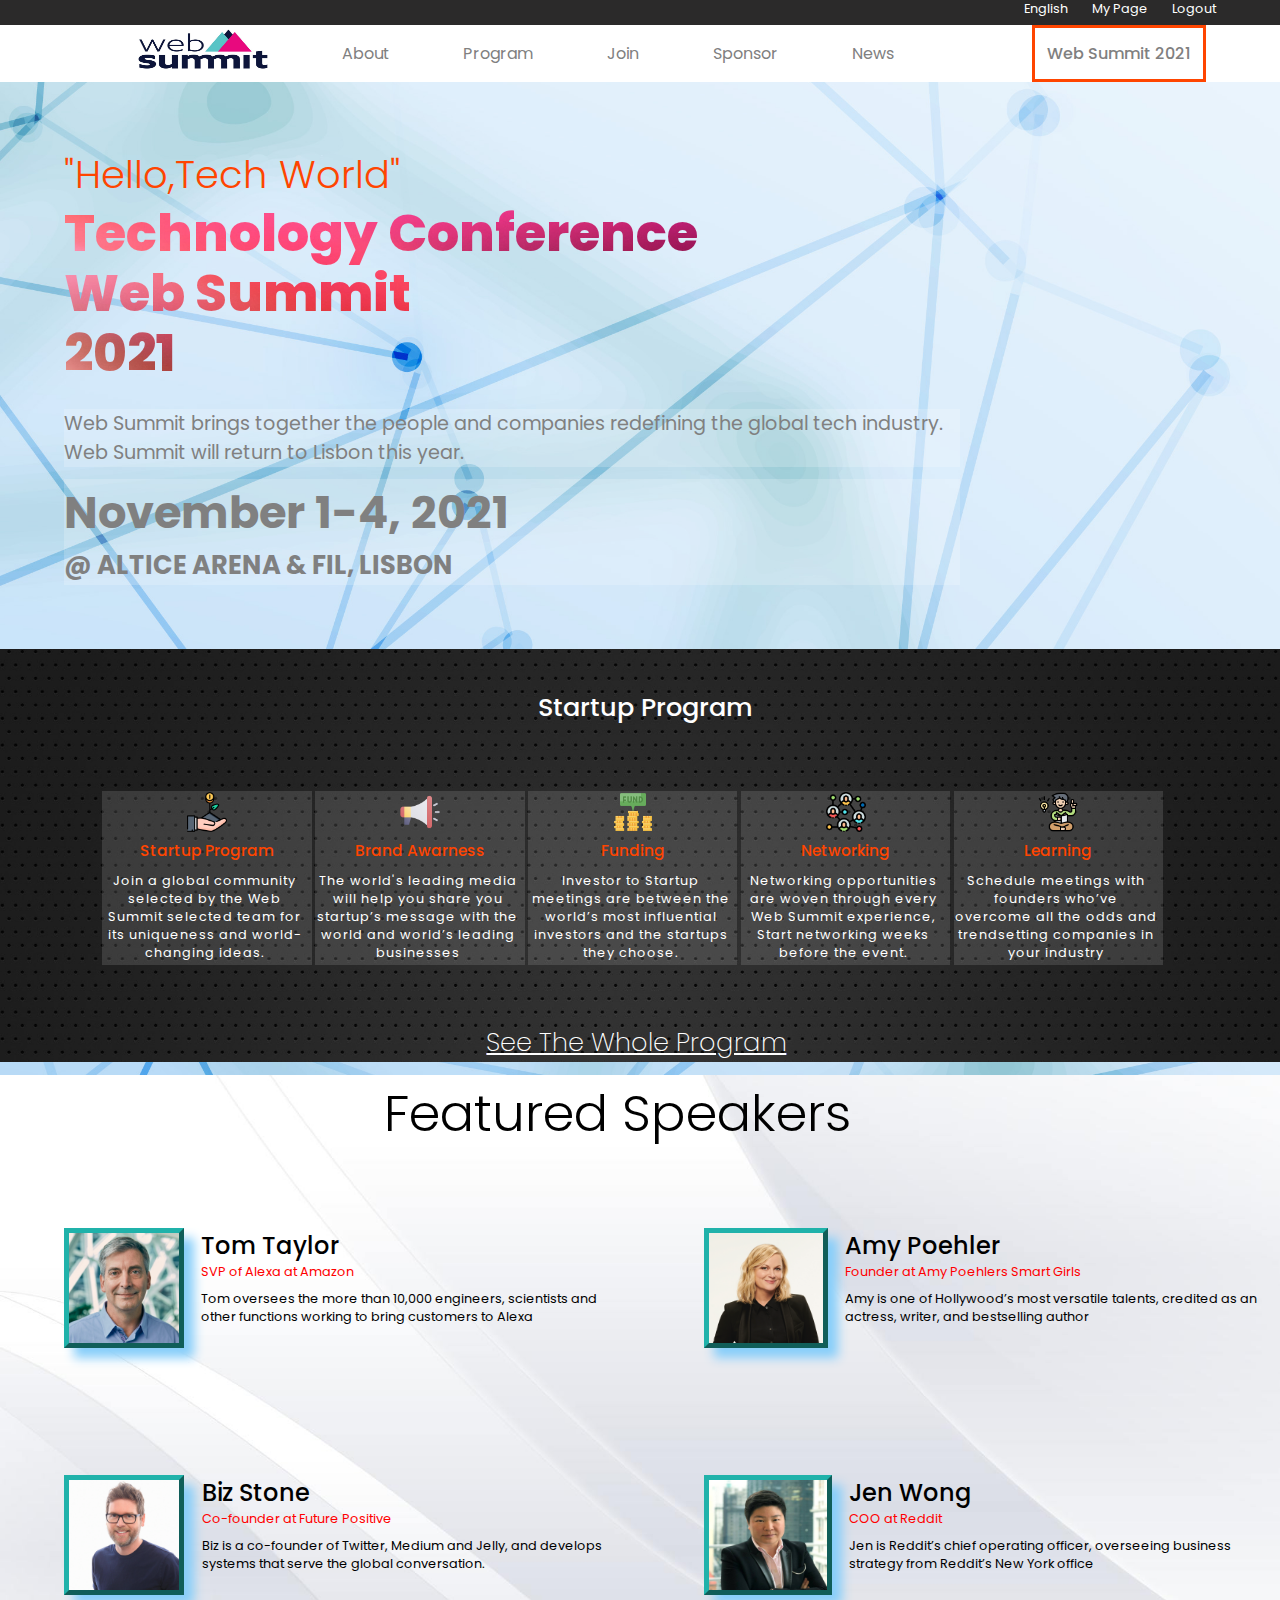
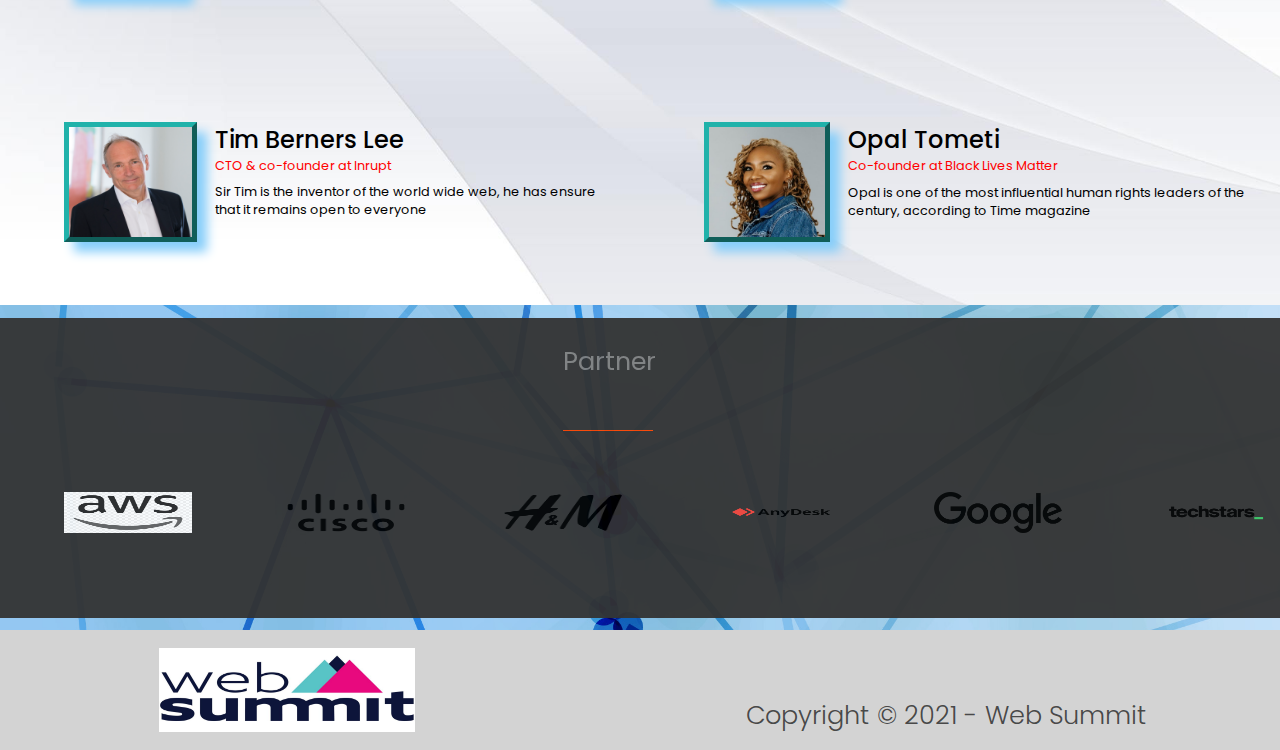
<file: index.html>
<!DOCTYPE html>
<html lang="en">

<head>
    <meta charset="UTF-8">
    <meta http-equiv="X-UA-Compatible" content="IE=edge">
    <meta name="viewport" content="width=device-width, initial-scale=1.0">
    <link rel="stylesheet" href="style.css">
    <title>Home</title>
</head>

<body>
    <section class="home-section">
        <header class="header1">
            <div class="header1-content">
                <ul>
                   <li>English</li>
                    <li>My Page</li>
                    <li>Logout</li>
                </ul>
            </div>
        </header>
        <header>
            <img src="img/menu.png" width="40" height="40" alt="hamburger-button" class="hamburger-button">
            <img src="img/close.png" width="40" height="40" alt="close-btn" class="close-btn">
            <nav class="navbar" id="navbar-list">
                <ul>
                    <li id="logo"><a href="index.html" rel="noreferrer noopener"><img src="img/logo.jpg" alt="logoimage" width="130" height="50"></a></li>
                    <li><a href="about.html" rel="noreferrer noopener">About</a></li>
                    <li><a href="#" rel="noreferrer noopener">Program</a></li>
                    <li><a href="#" rel="noreferrer noopener">Join</a></li>
                    <li><a href="#" rel="noreferrer noopener">Sponsor</a></li>
                    <li><a href="#" rel="noreferrer noopener">News</a></li>
                    <li id="websummit"><a href="#" rel="noreferrer noopener">Web Summit 2021</a></li>
                </ul>
            </nav>
        </header>
        <div class="main-title">
            <h2>"Hello,Tech World"</h2>
            <h3>Technology Conference<br>Web Summit<br>2021</h3>
        </div>
        <div class="description">
            <p>Web Summit brings together the people and companies redefining the global tech industry.
                Web Summit will return to Lisbon this year.</p>
        </div>
        <div class="date-time">
            <h2>November 1-4, 2021</h2>
            <h3>@ ALTICE ARENA & FIL, LISBON</h3>
        </div>
        <div class="startup-program">
            <h2>Startup Program</h2>
            <ul>
                <li>
                    <img src="img/startup.png" alt="statrupimg">
                    <h3>Startup Program</h3>
                    <p>Join a global community selected by the Web Summit selected team for its
                        uniqueness and world-changing ideas.</p>
                </li>
                <li>
                    <img src="img/public-relation.png" alt="brandawarnessimg">
                    <h3>Brand Awarness</h3>
                    <p>The world's leading media will help you share you startup’s message with the world and world’s leading businesses</p>
                </li>
                <li>
                    <img src="img/fund.png" alt="fundingimg">
                    <h3>Funding</h3>
                    <p>Investor to Startup meetings are between the world’s most influential
                        investors and the startups they choose.</p>
                </li>
                <li>
                    <img src="img/networking.png" alt="networkingimg">
                    <h3>Networking</h3>
                    <p>Networking opportunities are woven through every Web Summit experience, Start networking weeks before the event.</p>
                </li>
                <li>
                    <img src="img/study.png" alt="studyimg">
                    <h3>Learning</h3>
                    <p>Schedule meetings with founders who’ve overcome all the odds and trendsetting companies in your
                        industry</p>
                </li>
            </ul>
            <button type="button" class="apply-btn">Apply To Web Summit
                    2021</button>
           <a href="https://websummit.com/startups" target="_blank" id="seethewholeprogram" rel="noreferrer noopener"><h4>See The Whole Program</h4></a>
        </div>
        <div class="speakers">
            <!-- All this section info is created dynamically inside the speaker.js file -->
        </div>
        <div class="partners">
            <h2>Partner</h2>
            <hr>
            <div class="partner-img">
                <img src="img/Partners/aws.png" alt="partner2" id="partnerimg2">
                <img src="img/Partners/cisco-logo-black-transparent.png" alt="partner3" id="partnerimg3">
                <img src="img/Partners/hm-logo-black-and-white.png" alt="partner5" id="partnerimg5">
                <img src="img/Partners/AnyDesk-Logo.wine.png" alt="partner6" id="partnerimg6">
                <img src="img/Partners/1559064735Google-monochrome-logo-black.png" alt="partner7" id="partnerimg7">
                <img src="img/Partners/techstars.png" alt="partner8" id="partnerimg8">
            </div>
        </div>
        <footer class="rights-reserved">
            <img src="img/logo.jpg" alt="logoimage" class="logo-image1">
            <h2>Copyright © 2021 - Web Summit</h2>
        </footer>
    </section>
    <script src="javascript.js"></script>
    <script src="speakers.js"></script>
</body>

</html>
</file>
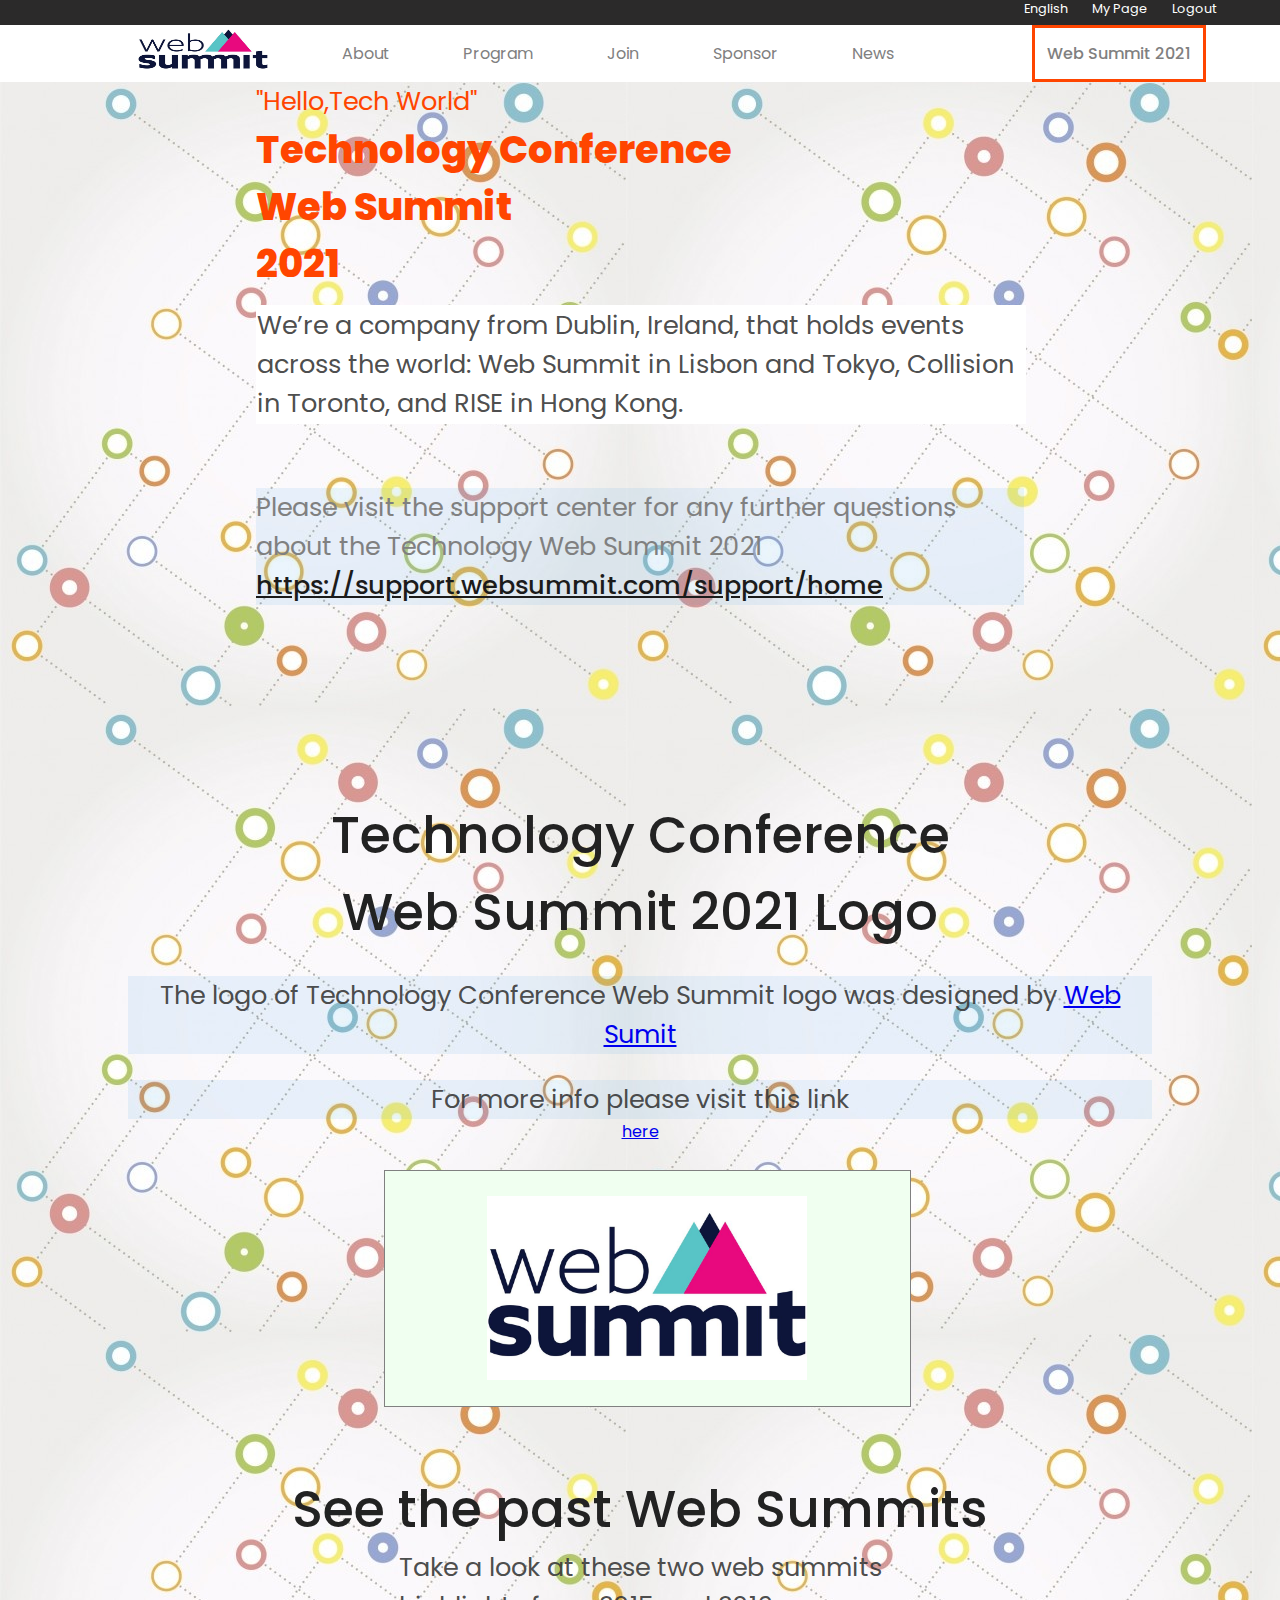
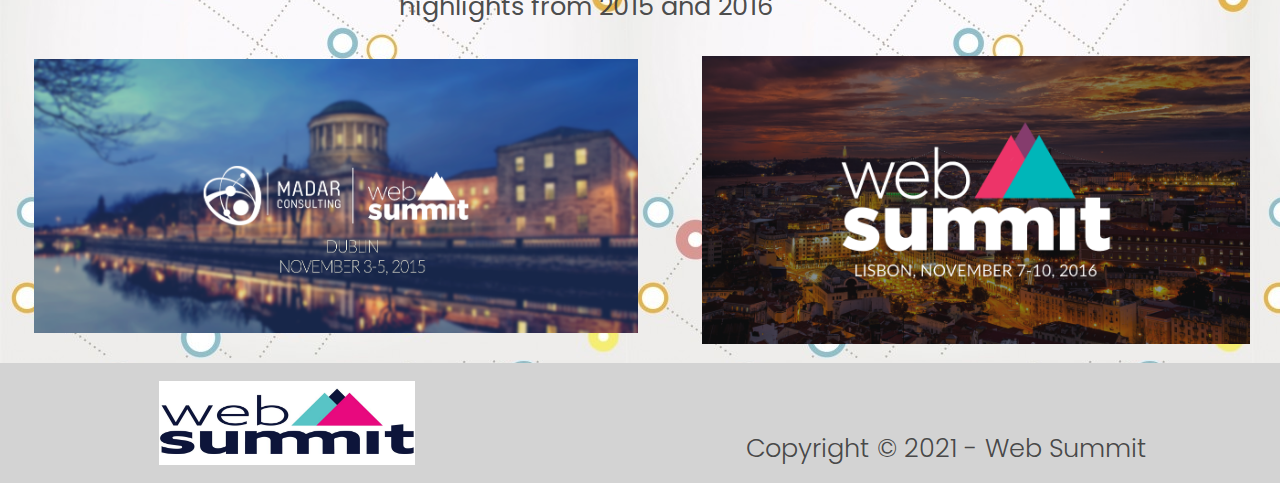
<file: about.html>
<!DOCTYPE html>
<html lang="en">

<head>
    <meta charset="UTF-8">
    <meta http-equiv="X-UA-Compatible" content="IE=edge">
    <meta name="viewport" content="width=device-width, initial-scale=1.0">
    <link rel="stylesheet" href="style.css">
    <title>About</title>
</head>
<body>
    <header class="header1">
        <div class="header1-content">
            <ul>
                <li>English</li>
                <li>My Page</li>
                <li>Logout</li>
           </ul>
        </div>
    </header>
    <img src="img/close.png" width="40" height="40" alt="close-btn" class="close-btn">
    <header>
        <nav class="navbar" id="navbar-list">
            <ul>
                <li id="logo"><a href="index.html"><img src="img/logo.jpg" alt="logoimage" width="130" height="50"></a>
                </li>
                <li><a href="about.html" rel="noreferrer noopener">About</a></li>
                <li><a href="#" rel="noreferrer noopener">Program</a></li>
                <li><a href="#" rel="noreferrer noopener">Join</a></li>
                <li><a href="#" rel="noreferrer noopener">Sponsor</a></li>
                <li><a href="#" rel="noreferrer noopener">News</a></li>
                <li id="websummit"><a href="#" rel="noreferrer noopener">Web Summit 2021</a></li>
            </ul>
        </nav>
    </header>
    <section class="about" id="about1">
        <img src="img/menu.png" width="40" height="40" alt="hamburger-button" class="hamburger-button"
            id="hamburger-btn2">
        <div class="about-main">
            <h2>"Hello,Tech World"</h2>
            <h3>Technology Conference<br>Web Summit<br>2021</h3>
        </div>
        <div class="about-description">
            <article>We’re a company from Dublin, Ireland, that holds events across the world: Web Summit in Lisbon and Tokyo,
                Collision in Toronto, and RISE in Hong Kong.</article>
        </div>
        <div class="about-contact-us">
            <h2>Please visit the support center for any further questions about the Technology Web Summit 2021</h2>
            <a href="https://support.websummit.com/support/home" rel="noreferrer noopener">https://support.websummit.com/support/home</a>
        </div>
        <div class="logo">
            <h2>Technology Conference<br>Web Summit 2021 Logo</h2>
            <h3>The logo of Technology Conference Web Summit logo was designed by <a href="https://websummit.com/"
                    target="_blank" rel="noreferrer noopener">Web Sumit</a> </h3>
            <h3>For more info please visit this link</h3><a
                href="https://commons.wikimedia.org/wiki/File:Logo_Lisbon_Web_Summit.svg" target="_blank" rel="noreferrer noopener"> here</a>
        </div>
        <img src="img/logo.jpg" alt="logoimage" class="logo-image">

        <div class="past-conference">
            <h2>See the past Web Summits</h2>
            <h3>Take a look at these two web summits<br>highlights from 2015 and 2016</h3>
            <div class="past-conference-image"><a
                    href="https://www.usatoday.com/story/tech/2015/11/05/web-summit-2015-highlights-dublin/75202426/"
                    target="_blank" rel="noreferrer noopener"><img src="img/websummit2015.png" alt="websummit2015"></a>
                <a href="https://medium.com/enabled-innovation/web-summit-2016-thoughts-rants-and-highlights-6be87e81e0f0"
                    target="_blank" rel="noreferrer noopener"><img src="img/websummit2016.png" alt="websummit2016"></a>
            </div>
        </div>
        <footer class="rights-reserved">
            <img src="img/logo.jpg" alt="logoimage" class="logo-image1">
            <h2>Copyright © 2021 - Web Summit</h2>
        </footer>
    </section>
    <script src="javascript.js"></script>
</body>

</html>
</file>
<file: style.css>
@import url('https://fonts.googleapis.com/css2?family=Poppins:wght@200;300;400;500;700;800;900&display=swap');

* {
  margin: 0;
  padding: 0;
  font-style: normal;
  font-family: 'Poppins', 'Courier New', Courier, monospace;
}

@media screen and (max-width: 768px) {
  .home-section {
    display: flex;
    flex-direction: column;
    width: 100%;
    background-image: url(img/17973908.jpg);
    background-repeat: no-repeat;
    background-size: cover;
  }

  .header1 {
    display: none;
  }

  .navbar {
    display: none;
  }

  .navbar ul {
    list-style: none;
    margin-top: 5%;
    display: flex;
    flex-direction: column;
    justify-content: space-between;
    height: 80%;
  }

  .about-contact-us a {
    font-size: 3vw;
    font-weight: 600;
    color: rgb(27, 27, 27);
  }

  .navbar ul li a {
    text-decoration: none;
    font-size: 6vw;
    font-weight: 500;
    color: rgba(0, 47, 255, 0.671);
  }

  .navbar.show {
    display: flex;
    flex-direction: column;
    width: 100%;
    height: 100%;
    align-items: center;
    text-align: center;
    z-index: 1;
    background-color: #aa7d7d;
    opacity: 0.9;
    position: absolute;
  }

  .hamburger-button.hide {
    display: none;
  }

  .close-btn {
    display: none;
  }

  .close-btn.show {
    display: flex;
    position: absolute;
    z-index: 2;
    margin-left: 85%;
  }

  .main-title {
    margin-top: 20%;
    width: 98%;
    margin-left: 1%;
  }

  .main-title h3 {
    font-size: 7.5vw;
    background-image: url(img/135234-orange-backgrounds-2560x1600-for-desktop.jpg);
    background-size: cover;
    -webkit-background-clip: text;
    color: transparent;
    font-weight: 900;
  }

  .main-title h2 {
    font-size: 5vw;
    color: orangered;
    font-weight: 300;
  }

  .description {
    margin-left: 1%;
    width: 97%;
    margin-top: 15%;
  }

  .description p {
    font-size: 5vw;
    color: gray;
  }

  .date-time {
    margin-top: 5%;
    margin-left: 2%;
  }

  .date-time h2 {
    color: gray;
    font-size: 9vw;
  }

  .date-time h3 {
    color: gray;
    font-size: 4vw;
  }

  .startup-program {
    margin-top: 15%;
    display: flex;
    flex-direction: column;
    width: 100%;
    background-image: url(img/matte-black-wallpaper-2.jpg);
    background-repeat: no-repeat;
    background-size: cover;
  }

  .startup-program h2 {
    color: white;
    margin-left: 20%;
    margin-top: 3%;
    font-size: 7vw;
    font-weight: 300;
  }

  .rights-reserved img {
    width: 40%;
    height: 50%;
    margin-left: 2%;
  }

  .partners img {
    width: 20%;
    height: 50%;
    margin-bottom: 1%;
    margin-left: 5%;
  }

  .startup-program ul {
    margin-top: 10%;
  }

  .startup-program li {
    color: transparent;
    border: 1px solid transparent;
    width: 95%;
    height: 25%;
    margin-left: 2%;
    background: rgba(223, 222, 222, 0.15);
    margin-bottom: 5%;
    display: flex;
    flex-direction: row;
    justify-content: space-between;
    text-align: center;
    align-items: center;
  }

  .past-conference img {
    width: 80%;
    margin-left: 10%;
    margin-top: 5%;
  }

  .startup-program li img {
    width: 50px;
    height: 50px;
    margin-left: 2%;
  }

  .logo h3 {
    margin-top: 5%;
    font-size: 4vw;
    font-weight: 400;
    color: rgba(54, 54, 54, 0.9);
    width: 80%;
    background-color: rgba(61, 156, 235, 0.1);
  }

  .past-conference h3 {
    font-size: 4vw;
    font-weight: 400;
    color: rgba(54, 54, 54, 0.9);
  }

  .about-main h3 {
    font-size: 7vw;
    color: orangered;
    font-weight: 500;
  }

  .startup-program li h3 {
    font-size: 3.5vw;
    font-weight: 600;
    text-align: left;
    color: orangered;
  }

  .startup-program p {
    color: white;
    font-size: 3vw;
    font-weight: 400;
    letter-spacing: 1px;
    width: 55%;
    text-align: left;
  }

  .apply-btn {
    width: 60%;
    height: 75px;
    margin-left: 20%;
    background-color: orangered;
    color: white;
    margin-top: 5%;
    border: 1px solid transparent;
  }

  #seethewholeprogram {
    display: none;
  }

  .speakers {
    background-image: url(img/soft-white-backgrounds-wallpapers-1.jpg);
    background-repeat: no-repeat;
    background-size: cover;
    margin-top: 1%;
    width: 100%;
  }

  .speakers-title {
    margin-left: 18%;
    font-size: 7vw;
    font-weight: 300;
    color: gray;
  }

  .speakers ul {
    margin-top: 10%;
  }

  .speakers ul li {
    display: flex;
    flex-direction: row;
    justify-content: space-around;
    margin-left: 5%;
    margin-top: 8%;
  }

  .speakers ul li img {
    width: 30%;
    height: 30%;
  }

  .speaker-info {
    display: flex;
    flex-direction: column;
    text-align: left;
    margin-left: 5%;
  }

  .speaker-name {
    position: relative;
    top: -6%;
    font-size: 6vw;
    font-weight: 300;
  }

  .speaker-post {
    position: relative;
    top: -5%;
    font-size: 3vw;
    color: red;
    font-style: italic;
  }

  .speaker-description {
    font-size: 3vw;
    font-weight: 500;
    color: gray;
  }

  .about {
    display: flex;
    flex-direction: column;
    align-items: center;
    background-image: url(img/circular-abstract-background_1010-423.jpg);
  }

  #hamburger-btn2 {
    position: relative;
    left: -43%;
  }

  .about-main {
    display: flex;
    flex-direction: column;
  }

  .about-main h2 {
    font-size: 5vw;
    color: orangered;
    font-weight: 300;
    margin-top: 20%;
  }

  .about-description {
    font-size: 4vw;
    font-weight: 400;
    color: rgba(54, 54, 54, 0.9);
    width: 80%;
    margin-top: 5%;
    border: 1px solid transparent;
    background-color: white;
  }

  .about-contact-us {
    background-color: rgba(61, 156, 235, 0.1);
    margin-top: 5%;
    width: 80%;
  }

  .about-contact-us h2 {
    font-size: 4vw;
    font-weight: 400;
    color: gray;
  }

  .logo {
    display: flex;
    flex-direction: column;
    text-align: center;
    align-items: center;
    margin-top: 15%;
    margin-left: 0%;
  }

  .logo h2 {
    font-size: 7vw;
    font-weight: 500;
    color: rgb(34, 34, 34);
    margin-left: 0%;
  }

  .logo-image {
    width: 50%;
    height: 50%;
    border: 1px solid gray;
    padding-left: 15%;
    padding-right: 15%;
    padding-top: 10%;
    padding-bottom: 10%;
    background-color: honeydew;
    margin-top: 2%;
  }

  .past-conference {
    margin-top: 15%;
    display: flex;
    flex-direction: column;
    align-items: center;
    justify-content: center;
  }

  .past-conference h2 {
    font-size: 6.5vw;
    font-weight: 500;
    color: rgb(34, 34, 34);
  }

  .partners {
    display: flex;
    flex-direction: column;
    justify-content: space-around;
    width: 100%;
    background-color: rgb(51, 51, 51);
    mix-blend-mode: multiply;
    border-radius: 5%;
    height: 120px;
    margin-top: 5%;
    overflow: hidden;
  }

  .partners h2 {
    font-size: 6vw;
    font-weight: 200;
    color: white;
    margin-left: 40%;
  }

  .partner-img {
    display: flex;
    flex-direction: row;
    justify-content: space-around;
    animation: scrolling 8s linear infinite;
    margin-left: 10%;
    height: 60px;
  }

  @keyframes scrolling {
    0% { transform: translateX(120vw); }
    100% { transform: translateX(-115vw); }
  }

  .partners hr {
    width: 15%;
    margin-left: 43%;
    background-color: orangered;
    border: none;
    height: 1px;
  }

  .rights-reserved {
    margin-top: 0%;
    width: 100%;
    height: 100px;
    display: flex;
    flex-direction: row;
    justify-content: space-around;
    align-items: center;
    background-color: lightgray;
  }

  .rights-reserved h2 {
    font-size: 4vw;
    font-weight: 400;
    color: rgba(54, 54, 54, 0.9);
    margin-left: 5%;
  }
}

@media screen and (min-width: 768px) {
  .home-section {
    display: flex;
    flex-direction: column;
    width: 100%;
    background-image: url(img/17973908.jpg);
    background-repeat: no-repeat;
    background-size: cover;
  }

  .header1 {
    background-color: rgb(43, 42, 42);
    height: 25px;
  }

  .header1 ul {
    display: flex;
    flex-direction: row;
    justify-content: space-between;
    list-style: none;
    align-items: center;
    text-align: center;
    cursor: pointer;
  }

  .startup-program li {
    color: transparent;
    border: 1px solid transparent;
    width: 18%;
    background: rgba(223, 222, 222, 0.15);
    margin-bottom: 5%;
    display: inline-block;
    align-items: center;
    text-align: center;
    height: 200px;
  }

  .header1 ul li {
    color: white;
    font-size: 1vw;
  }

  .header1-content {
    width: 15%;
    margin-left: 80%;
  }

  .close-btn {
    display: none;
  }

  .hamburger-button {
    display: none;
  }

  .navbar {
    display: flex;
    flex-direction: row;
  }

  .navbar ul {
    display: flex;
    flex-direction: row;
    background-color: white;
    list-style: none;
    width: 100%;
    align-items: center;
    justify-content: space-evenly;
  }

  .about-contact-us a {
    font-size: 2vw;
    font-weight: 500;
    color: rgb(27, 27, 27);
  }

  .navbar ul li a {
    text-decoration: none;
    color: gray;
  }

  #logo {
    margin-left: 5%;
  }

  #about {
    margin-left: 10%;
  }

  #websummit {
    margin-left: 5%;
    font-weight: 500;
    color: orangered;
    border: 3px solid orangered;
    padding: 1%;
  }

  .main-title {
    margin-top: 5%;
    width: 90%;
    margin-left: 5%;
  }

  .main-title h3 {
    font-size: 4vw;
    background-image: url(img/135234-orange-backgrounds-2560x1600-for-desktop.jpg);
    background-size: cover;
    -webkit-background-clip: text;
    color: transparent;
    font-weight: 800;
    line-height: 60px;
  }

  .main-title h2 {
    font-size: 3vw;
    color: orangered;
    font-weight: 300;
  }

  .description {
    margin-left: 5%;
    width: 70%;
    margin-top: 2%;
    background-color: rgba(255, 255, 255, 0.2);
  }

  .description p {
    font-size: 1.5vw;
    color: gray;
  }

  .date-time {
    margin-top: 1%;
    margin-left: 5%;
    background-color: rgba(255, 255, 255, 0.2);
    width: 70%;
  }

  .date-time h2 {
    color: gray;
    font-size: 3.5vw;
  }

  .date-time h3 {
    color: gray;
    font-size: 2vw;
  }

  .past-conference h3 {
    font-size: 2vw;
    font-weight: 400;
    color: rgba(54, 54, 54, 0.9);
  }

  .past-conference-image {
    display: flex;
    flex-direction: row;
  }

  .past-conference img {
    width: 90%;
    margin-left: 5%;
    margin-top: 5%;
  }

  .rights-reserved img {
    width: 20%;
    height: 70%;
    margin-left: 2%;
  }

  .partners {
    display: flex;
    flex-direction: column;
    justify-content: space-around;
    width: 100%;
    background-color: rgb(51, 51, 51);
    height: 300px;
    margin-top: 1%;
    opacity: 0.95;
  }

  .partners h2 {
    font-size: 2vw;
    font-weight: 400;
    color: gray;
    margin-left: 44%;
  }

  .partners hr {
    width: 7%;
    margin-left: 44%;
    background-color: orangered;
    border: none;
    height: 1px;
  }

  .partner-img {
    display: flex;
    flex-direction: row;
    justify-content: space-between;
    margin-top: 1%;
  }

  .partners img {
    width: 10%;
    height: 40%;
    margin-bottom: 1%;
    margin-left: 5%;
  }

  .startup-program {
    margin-top: 5%;
    display: flex;
    flex-direction: column;
    width: 100%;
    background-image: url(img/matte-black-wallpaper-2.jpg);
    background-repeat: no-repeat;
    background-size: cover;
  }

  .startup-program h2 {
    color: white;
    margin-left: 42%;
    margin-top: 3%;
    font-size: 2vw;
    font-weight: 500;
  }

  .startup-program h4 {
    color: white;
    margin-left: 38%;
    margin-top: 0%;
    font-size: 2vw;
    font-weight: 200;
    text-decoration: underline;
  }

  .startup-program ul {
    margin-top: 5%;
    margin-left: 8%;
    display: flex;
    width: 90%;
  }

  .startup-program ul li {
    height: 50%;
    margin-right: 0.3%;
  }

  .startup-program li img {
    width: 40px;
    height: 40px;
  }

  .logo h3 {
    margin-top: 2%;
    font-size: 2vw;
    font-weight: 400;
    color: rgba(54, 54, 54, 0.9);
    width: 80%;
    background-color: rgba(61, 156, 235, 0.1);
  }

  .about-main h3 {
    font-size: 3vw;
    color: orangered;
    font-weight: 800;
    text-align: left;
    margin-left: 20%;
  }

  .startup-program li h3 {
    font-size: 1.2vw;
    font-weight: 500;
    text-align: center;
    color: orangered;
  }

  .startup-program p {
    color: white;
    font-size: 1vw;
    font-weight: 400;
    letter-spacing: 1px;
    width: 98%;
    text-align: center;
    height: 55%;
    margin-top: 5%;
    margin-bottom: 1%;
  }

  .apply-btn {
    display: none;
  }

  .speakers {
    background-image: url(img/soft-white-backgrounds-wallpapers-1.jpg);
    background-repeat: no-repeat;
    background-size: cover;
    margin-top: 1%;
    width: 100%;
  }

  .speakers-title {
    margin-left: 30%;
    font-size: 4vw;
    font-weight: 300;
    color: black;
  }

  .speakers ul {
    margin-top: 1%;
    display: grid;
    grid-template-columns: 50% 50%;
  }

  .speakers ul li {
    display: flex;
    flex-direction: row;
    margin-left: 10%;
    margin-top: 10%;
  }

  .speakers ul li img {
    width: 30%;
    height: 60%;
    border: 5px outset lightseagreen;
    box-shadow: 10px 10px 10px lightskyblue;
  }

  .speaker-name {
    margin-bottom: 0%;
    font-weight: 500;
  }

  .speaker-post {
    color: red;
    margin-bottom: 2%;
  }

  .speakers ul li h3 {
    width: 95%;
    margin-top: 0%;
    font-size: 1vw;
    font-weight: 400;
  }

  .speaker-info {
    display: flex;
    flex-direction: column;
    text-align: left;
    margin-left: 3%;
  }

  .about {
    margin-top: 0%;
    background-color: white;
    display: flex;
    flex-direction: column;
    background-image: url(img/circular-abstract-background_1010-423.jpg);
  }

  .about-main h2 {
    font-size: 2vw;
    color: orangered;
    font-weight: 400;
    margin-top: 0%;
    text-align: left;
    margin-left: 20%;
  }

  .about-description {
    font-size: 2vw;
    font-weight: 400;
    color: rgba(54, 54, 54, 0.9);
    width: 60%;
    margin-top: 1%;
    border: 1px solid transparent;
    background-color: white;
    margin-left: 20%;
  }

  .about-contact-us {
    background-color: rgba(61, 156, 235, 0.1);
    margin-top: 5%;
    width: 60%;
    margin-left: 20%;
  }

  .about-contact-us h2 {
    font-size: 2vw;
    font-weight: 400;
    color: gray;
  }

  .logo {
    display: flex;
    flex-direction: column;
    text-align: center;
    align-items: center;
    margin-top: 15%;
    margin-left: 0%;
  }

  .logo h2 {
    font-size: 4vw;
    font-weight: 500;
    color: rgb(34, 34, 34);
    margin-left: 0%;
  }

  .logo-image {
    width: 25%;
    height: 25%;
    margin-left: 30%;
    margin-top: 2%;
    border: 1px solid gray;
    padding-left: 8%;
    padding-right: 8%;
    padding-top: 2%;
    padding-bottom: 2%;
    background-color: honeydew;
  }

  .past-conference {
    margin-top: 5%;
    display: flex;
    flex-direction: column;
    align-items: center;
    justify-content: center;
  }

  .past-conference h2 {
    font-size: 4vw;
    font-weight: 500;
    color: rgb(34, 34, 34);
  }

  .rights-reserved {
    margin-top: 1%;
    width: 100%;
    height: 120px;
    display: flex;
    flex-direction: row;
    justify-content: space-around;
    align-items: center;
    background-color: lightgray;
  }

  .rights-reserved h2 {
    font-size: 2vw;
    font-weight: 300;
    color: rgba(54, 54, 54, 0.9);
    margin-left: 5%;
    margin-top: 4%;
  }
}
</file>
